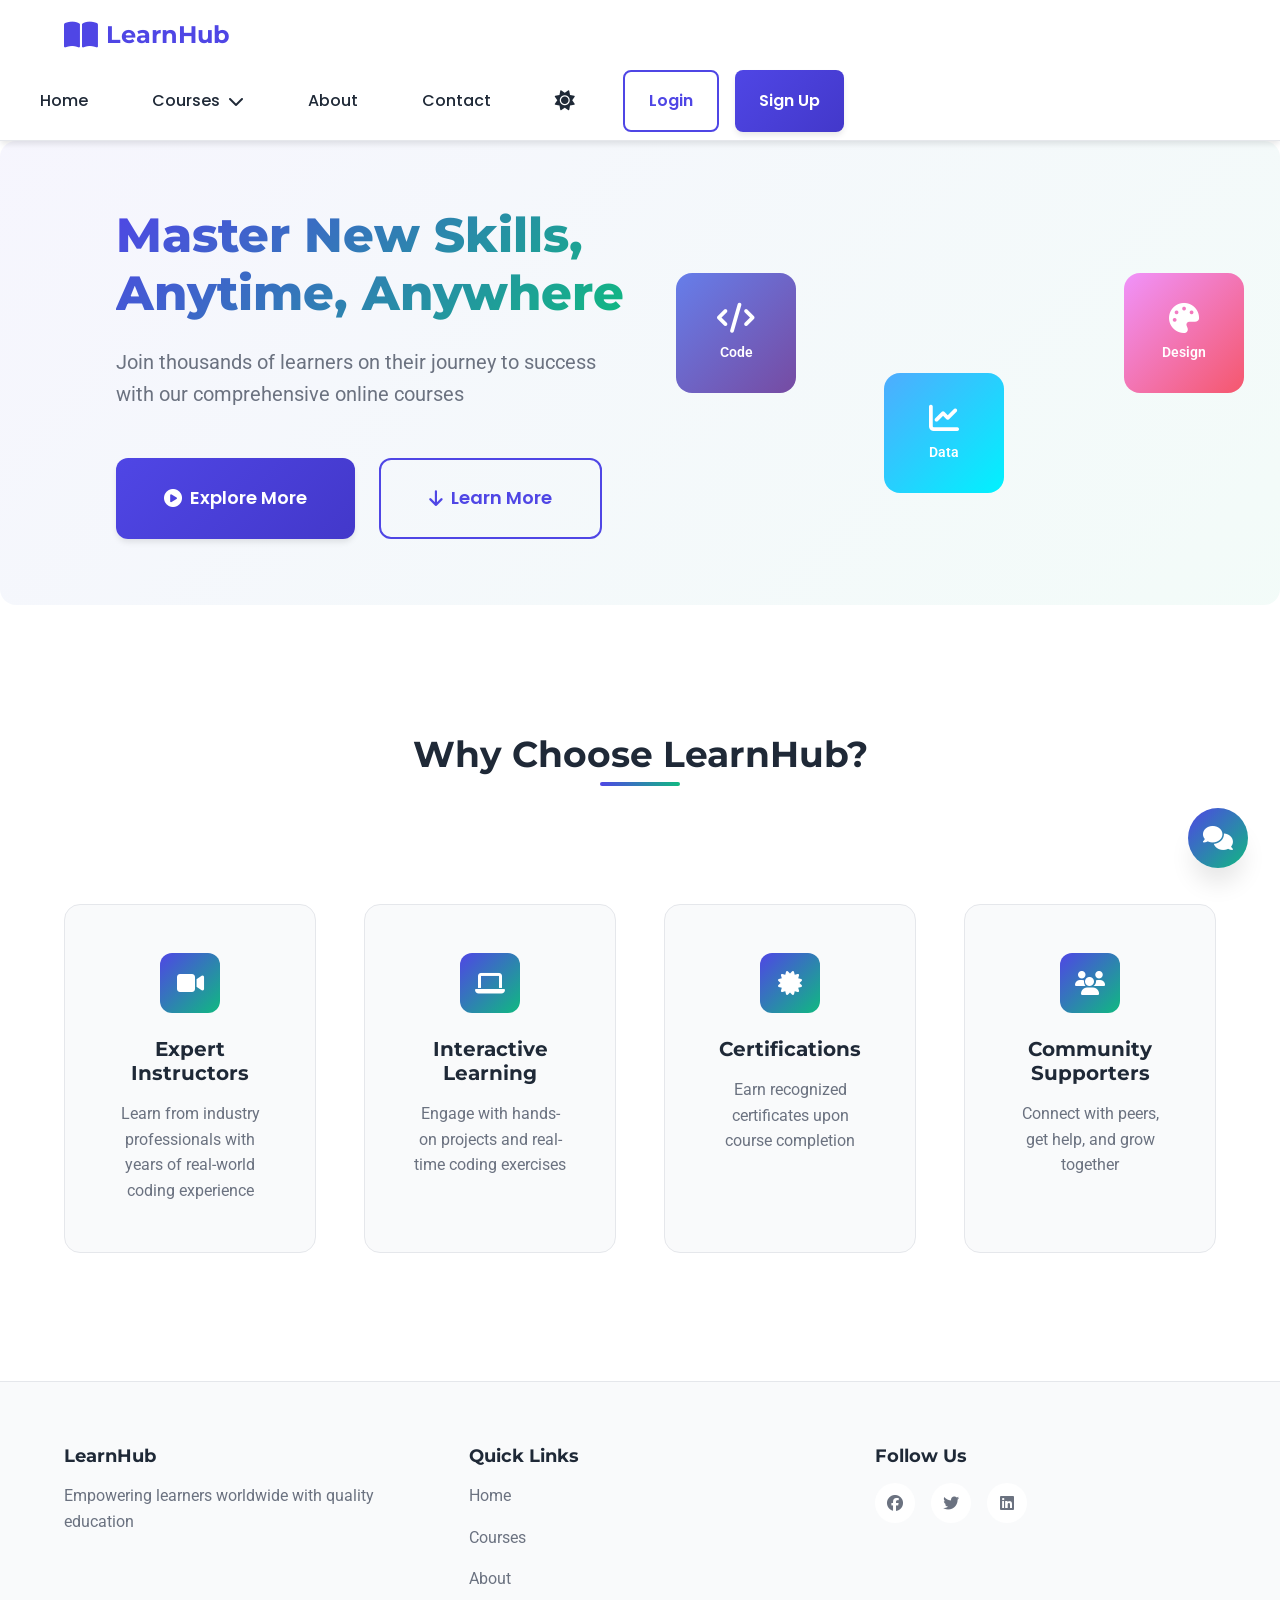
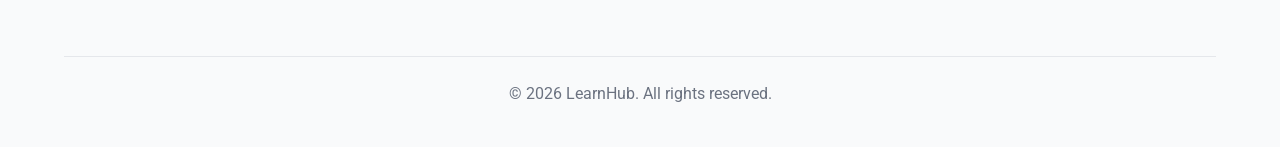
<file: index.html>
<!doctype html>
<html lang="en">
  <head>
    <meta charset="UTF-8" />
    <meta name="viewport" content="width=device-width, initial-scale=1.0" />
    <title>Learn More</title>

    <!-- FAVICON -->
    <link
      rel="icon"
      type="image/svg+xml"
      href="data:image/svg+xml,<svg xmlns='http://www.w3.org/2000/svg' viewBox='0 0 100 100'><text y='75' font-size='75' fill='%234F46E5'>📚</text></svg>"
    />

    <!-- FONTS -->
    <link
      href="https://fonts.googleapis.com/css2?family=Roboto:wght@300;400;500;700&family=Montserrat:wght@400;600;700;800&family=Poppins:wght@400;500;600;700&display=swap"
      rel="stylesheet"
    />

    <!-- ICONS -->
    <link
      rel="stylesheet"
      href="https://cdnjs.cloudflare.com/ajax/libs/font-awesome/6.4.0/css/all.min.css"
    />

    <!-- CSS -->
    <link rel="stylesheet" href="./css/animations.css" />
    <link rel="stylesheet" href="./css/global.css" />
    <link rel="stylesheet" href="./css/variables.css" />
    <link rel="stylesheet" href="./css/responsive.css" />
    <link rel="stylesheet" href="./css/navbar.css" />
    <link rel="stylesheet" href="./css/hero.css" />
    <link rel="stylesheet" href="./css/buttons.css" />
    <link rel="stylesheet" href="./css/chatbot.css" />
  </head>
  <body>
    <!-- NAVBAR -->
    <nav class="navbar">
      <div class="nav-container">
        <!-- LOGO -->
        <div class="nav-logo">
          <a href="./index.html">
            <i class="fas fa-book-open"></i>
            <span>LearnHub</span>
          </a>
        </div>
      </div>

      <!-- HAMBURGER MENU -->
      <div class="hamburger" id="hamburger">
        <span class="ham-line"></span>
        <span class="ham-line"></span>
        <span class="ham-line"></span>
      </div>

      <!-- NAVIGATION MENU -->
      <ul class="nav-menu" id="navMenu">
        <li class="nav-item">
          <a href="./index.html" class="nav-link active">Home</a>
        </li>
        <li class="nav-item dropdown" id="courseDropdown">
          <a href="#" class="nav-link dropdown-toggle"
            >Courses <i class="fas fa-chevron-down"></i
          ></a>
          <ul class="dropdown-menu">
            <li><a href="./pages/courses.html">All courses</a></li>
            <li>
              <a href="./pages/courses.html?category=web">Web Development</a>
            </li>
            <li>
              <a href="./pages/courses.htmlcategory=mobile"
                >Mobile Development</a
              >
            </li>
            <li>
              <a href="./pages/courses.htmlcategory=design">UI/UX Design</a>
            </li>
            <li>
              <a href="./pages/courses.htmlcategory=data">Data Science</a>
            </li>
          </ul>
        </li>
        <li class="nav-item">
          <a href="./pages/about.html" class="nav-link">About</a>
        </li>
        <li class="nav-item">
          <a href="./pages/contact.html" class="nav-link">Contact</a>
        </li>
        <li class="nav-item theme-toggle-wrapper">
          <button
            class="theme-toggle"
            id="themeToggle"
            aria-label="Toggle Dark Mode"
          >
            <i class="fas fa-sun"></i>
            <i class="fas fa-moon"></i>
          </button>
        </li>
        <li class="nav-item auth-buttons">
          <a href="./pages/login.html" class="btn btn-secondary">Login</a>
          <a href="./pages/register.html" class="btn btn-primary">Sign Up</a>
        </li>
      </ul>
    </nav>

    <!-- HERO SECTION -->
    <section class="hero">
      <div class="hero-content">
        <h1 class="hero-title">Master New Skills, Anytime, Anywhere</h1>
        <p class="hero-subtitle">
          Join thousands of learners on their journey to success with our
          comprehensive online courses
        </p>
        <div class="hero-buttons">
          <a href="./pages/courses.html" class="btn btn-primary btn-large">
            <i class="fas fa-play-circle"></i> Explore More
          </a>
          <a href="#features" class="btn btn-secondary btn-large">
            <i class="fas fa-arrow-down"></i> Learn More
          </a>
        </div>
      </div>

      <div class="hero-illustration">
        <div class="floating-card card-1">
          <i class="fas fa-code"></i>
          <p>Code</p>
        </div>
        <div class="floating-card card-2">
          <i class="fas fa-palette"></i>
          <p>Design</p>
        </div>
        <div class="floating-card card-3">
          <i class="fas fa-chart-line"></i>
          <p>Data</p>
        </div>
      </div>
    </section>

    <!-- FEATURES SECTION -->
    <section class="features" id="features">
      <div class="container">
        <h2 class="section-title">Why Choose LearnHub?</h2>
        <div class="features-grid">
          <div class="feature-card">
            <div class="feature-icon">
              <i class="fas fa-video"></i>
            </div>
            <h3>Expert Instructors</h3>
            <p>
              Learn from industry professionals with years of real-world coding
              experience
            </p>
          </div>
          <div class="feature-card">
            <div class="feature-icon">
              <i class="fas fa-laptop"></i>
            </div>
            <h3>Interactive Learning</h3>
            <p>Engage with hands-on projects and real-time coding exercises</p>
          </div>
          <div class="feature-card">
            <div class="feature-icon">
              <i class="fas fa-certificate"></i>
            </div>
            <h3>Certifications</h3>
            <p>Earn recognized certificates upon course completion</p>
          </div>
          <div class="feature-card">
            <div class="feature-icon">
              <i class="fas fa-users"></i>
            </div>
            <h3>Community Supporters</h3>
            <p>Connect with peers, get help, and grow together</p>
          </div>
        </div>
      </div>
    </section>

    <!-- CHATBOT ICON -->
    <div class="chatbot-toggle" id="chatbotToggle">
      <i class="fas fa-comments"></i>
    </div>

    <!-- CHATBOT -->
    <div class="chatbot" id="chatbot">
      <div class="chatbot-header">
        <h3>LearnHub Assistant</h3>
        <button class="chatbot-close" id="chatbotClose">
          <i class="fas fa-times"></i>
        </button>
      </div>
      <div class="chatbot-messages" id="chatbotMessages">
        <div class="message bot-message">
          <p>👋 Hello! How can i assist you today?</p>
        </div>
      </div>
      <div class="chatbot-input">
        <input
          type="text"
          id="chatbotInput"
          placeholder="Type your meassage..."
        />
        <button class="send-btn" id="chatbotSend">
          <i class="fas fa-paper-plane"></i>
        </button>
      </div>
    </div>

    <!-- FOOTER -->
    <footer class="footer">
      <div class="container">
        <div class="footer-content">
          <div class="footer-section">
            <h4>LearnHub</h4>
            <p>Empowering learners worldwide with quality education</p>
          </div>
          <div class="footer-section">
            <h4>Quick Links</h4>
            <ul>
              <li><a href="#">Home</a></li>
              <li><a href="#">Courses</a></li>
              <li><a href="#">About</a></li>
            </ul>
          </div>
          <div class="footer-section">
            <h4>Follow Us</h4>
            <div class="social-links">
              <a href="#"><i class="fab fa-facebook"></i></a>
              <a href="#"><i class="fab fa-twitter"></i></a>
              <a href="#"><i class="fab fa-linkedin"></i></a>
            </div>
          </div>
        </div>
        <div class="footer-bottom">
          <p>&copy; 2026 LearnHub. All rights reserved.</p>
        </div>
      </div>
    </footer>

    <!-- JS Files -->
    <script src="./js/theme.js"></script>
    <script src="./js/navbar.js"></script>
    <script src="./js/chatbot.js"></script>
    <script src="./js/animations.js"></script>
  </body>
</html>
</file>
<file: css/animations.css>
/* FADE ANIMATIONS */
@keyframes fadeIn {
  from {
    opacity: 0;
  }
  to {
    opacity: 1;
  }
}

@keyframes fadeOut {
  from {
    opacity: 1;
  }
  to {
    opacity: 0;
  }
}

@keyframes fadeInUp {
  from {
    opacity: 0;
    transform: translateY(30px);
  }
  to {
    opacity: 1;
    transform: translateY(0);
  }
}

@keyframes fadeInDown {
  from {
    opacity: 0;
    transform: translateY(-30px);
  }
  to {
    opacity: 1;
    transform: translateY(0);
  }
}

@keyframes fadeInLeft {
  from {
    opacity: 0;
    transform: translateX(-50px);
  }
  to {
    opacity: 1;
    transform: translateX(0);
  }
}

@keyframes fadeInRight {
  from {
    opacity: 0;
    transform: translateX(50px);
  }
  to {
    opacity: 1;
    transform: translateX(0);
  }
}

/* SCALE ANIMATIONS */
@keyframes scaleIn {
  from {
    opacity: 0;
    transform: scale(0.95);
  }
  to {
    opacity: 1;
    transform: scale(1);
  }
}

@keyframes scaleOut {
  from {
    opacity: 1;
    transform: scale(1);
  }
  to {
    opacity: 0;
    transform: scale(0.95);
  }
}

/* SLIDE ANIMATIONS */
@keyframes slideInLeft {
  from {
    transform: translateX(-100%);
  }
  to {
    transform: translateX(0);
  }
}

@keyframes slideOutLeft {
  from {
    transform: translateX(0);
  }
  to {
    transform: translateX(-100%);
  }
}

/* FLOAT ANIMATIONS */
@keyframes float {
  0%,
  100% {
    transform: translateY(0);
  }
  50% {
    transform: translateY(-20px);
  }
}

@keyframes floatIn {
  0%,
  100% {
    transform: translateY(0);
  }
  50% {
    transform: translateY(-40px);
  }
}

/* PULSE ANIMATIONS */
@keyframes pulse {
  0%,
  100% {
    opacity: 1;
  }
  50% {
    opacity: 0.5;
  }
}

/* BOUNCE ANIMATIONS  */
@keyframes bounce {
  0%,
  100% {
    transform: translateY(0);
  }
  50% {
    transform: translateY(-10px);
  }
}

/* ROTATE ANIMATION */
@keyframes rotate {
  from {
    transform: rotate(0deg);
  }
  to {
    transform: rotate(360deg);
  }
}

/* SHAKE ANIMATION */
@keyframes shake {
  0%,
  100% {
    transform: translateX(0);
  }
  25% {
    transform: translateX(-5px);
  }
  75% {
    transform: translateX(5px);
  }
}

/* THEME TRANSITION ANIMATION */
@keyframes themeSwitch {
  0% {
    opacity: 1;
  }
  50% {
    opacity: 0;
  }
  100% {
    opacity: 1;
  }
}

/* GLOW ANIMATION */
@keyframes glow {
  0%,
  100% {
    box-shadow: 0 0 5px rgba(79, 70, 229, 0.5);
  }
  50% {
    box-shadow: 0 0 20px rgba(79, 70, 229, 0.8);
  }
}

/* PAGE TRANSITION */
.page-transition {
  animation: fadeIn 0.5s ease-out;
}

/* UTILITY CLASSES */
.animate-fade-in {
  animation: fadeIn 0.6s ease-out;
}
.animate-fade-in-up {
  animation: fadeInUp 0.6s ease-out;
}
.animate-fade-in-down {
  animation: fadeInDown 0.6s ease-out;
}
.animate-scale-in {
  animation: scaleIn 0.4s ease-out;
}
.animate-bounce {
  animation: bounce 0.6s ease-in-out;
}
.animate-pulse {
  animation: pulse 2s ease-in-out infinite;
}
</file>
<file: css/global.css>
/* RESET */
* {
  margin: 0;
  padding: 0;
  box-sizing: border-box;
}

html {
  scroll-behavior: smooth;
}

/* BODY STYLING */
body {
  font-family: var(--font-primary);
  background-color: var(--bg-primary);
  color: var(--text-primary);
  transition:
    background-color var(--transition-normal),
    color var(--transition-normal);

  line-height: 1.6;
}

.container {
  max-width: 1200px;
  margin: 0 auto;
  padding: 0 var(--spacing-lg);
}

/* HEADINGS */
h1,
h2,
h3,
h4,
h5,
h6 {
  font-family: var(--font-secondary);
  font-weight: 700;
  line-height: 1.2;
  margin-bottom: var(--spacing-md);
}

h1 {
  font-size: var(--font-size-5xl);
}
h2 {
  font-size: var(--font-size-4xl);
}
h3 {
  font-size: var(--font-size-3xl);
}
h4 {
  font-size: var(--font-size-2xl);
}
h5 {
  font-size: var(--font-size-xl);
}
h6 {
  font-size: var(--font-size-lg);
}

/* PARAGRAPHS */
p {
  font-size: var(--font-size-base);
  color: var(--text-secondary);
  margin-bottom: var(--spacing-md);
}

/* LINKS */
a {
  color: var(--primary-color);
  text-decoration: none;
  transition: color var(--transition-fast);
}

a:hover {
  color: var(--primary-dark);
}

/* LISTS */
ul,
ol {
  margin-left: var(--spacing-lg);
}

li {
  margin-bottom: var(--spacing-sm);
}

/* FORMS */
input,
textarea,
select {
  font-family: var(--font-primary);
  background-color: var(--bg-secondary);
  border: 1px solid var(--border-color);
  padding: var(--spacing-md);
  border-radius: var(--radius-md);
  transition:
    border-color var(--transition-fast),
    background-color var(--transition-fast),
    box-shadow var(--transition-fast);
}

input:focus,
textarea:focus,
select:focus {
  outline: none;
  border-color: var(--primary-color);
  box-shadow: 0 0 0 3px rgba(79, 70, 229, 0.1);
}

input::placeholder {
  color: var(--text-tertiary);
}

/* SCROLLBAR STYLING */
::-webkit-scrollbar {
  width: 10px;
  height: 10px;
}

::-webkit-scrollbar-track {
  background: var(--bg-secondary);
}

::-webkit-scrollbar-thumb {
  background: var(--primary-color);
  border-radius: var(--radius-full);
}

::-webkit-scrollbar-thumb:hover {
  background: var(--primary-dark);
}

/* SELECTION */
::selection {
  background-color: var(--primary-color);
  color: white;
}

/* UTILITIES */
.text-center {
  text-align: center;
}
.text-left {
  text-align: left;
}
.text-right {
  text-align: right;
}

.mt {
  margin-top: var(--spacing-lg);
}
.mb {
  margin-bottom: var(--spacing-lg);
}
.my {
  margin: var(--spacing-lg) 0;
}

.pt {
  padding-top: var(--spacing-lg);
}
.pb {
  padding-bottom: var(--spacing-lg);
}
.py {
  padding: var(--spacing-lg) 0;
}

.section-title {
  font-size: var(--font-size-4xl);
  text-align: center;
  margin-bottom: var(--spacing-3xl);
  position: relative;
  display: inline-block;
  width: 100%;
}

.section-title::after {
  content: "";
  position: absolute;
  bottom: -10px;
  left: 50%;
  transform: translateX(-50%);
  width: 80px;
  height: 4px;
  background: linear-gradient(
    90deg,
    var(--primary-color),
    var(--secondary-color)
  );
  border-radius: var(--radius-full);
}
</file>
<file: css/variables.css>
:root {
  /* Light Theme Colors */
  --primary-color: #4f46e5;
  --primary-dark: #4338ca;
  --primary-light: #6366f1;
  --secondary-color: #10b981;
  --secondary-dark: #059669;
  --secondary-light: #34d399;

  --bg-primary: #ffffff;
  --bg-secondary: #f9fafb;
  --bg-tertiary: #f3f4f6;

  --text-primary: #1f2937;
  --text-secondary: #6b7280;
  --text-tertiary: #9ca3af;

  --border-color: #e5e7eb;
  --border-light: #f3f4f6;

  --accent-success: #10b981;
  --accent-warning: #f59e08;
  --accent-danger: #ef4444;
  --accent-info: #3b82f6;

  --shadow-sm: 0 1px 2px 0 rgba(0, 0, 0, 0.05);
  --shadow-md: 0 4px 6px -1px rgba(0, 0, 0, 0.1);
  --shadow-lg: 0 10px 15px -3px rgba(0, 0, 0, 0.1);
  --shadow-xl: 0 20px 25px -5px rgba(0, 0, 0, 0.1);
  --shadow-2xl: 0 25px 50px -12px rgba(0, 0, 0, 0.25);

  --transition-fast: 200ms ease;
  --transition-normal: 300ms ease;
  --transition-slow: 500ms ease;

  /* SPACING */
  --spacing-xs: 0.25rem;
  --spacing-sm: 0.5rem;
  --spacing-md: 1rem;
  --spacing-lg: 1.5rem;
  --spacing-xl: 2rem;
  --spacing-2xl: 3rem;
  --spacing-3xl: 4rem;

  /* BORDER */
  --radius-sm: 4px;
  --radius-md: 8px;
  --radius-lg: 12px;
  --radius-xl: 16px;
  --radius-full: 9999px;

  /* TYPOGRAPHY */
  --font-primary: "Roboto", sans-serif;
  --font-secondary: "Montserrat", sans-serif;
  --font-tertiary: "Poppins", sans-serif;

  --font-size-xs: 0.75rem;
  --font-size-sm: 0.875rem;
  --font-size-base: 1rem;
  --font-size-lg: 1.125rem;
  --font-size-xl: 1.25rem;
  --font-size-2xl: 1.5rem;
  --font-size-3xl: 1.875rem;
  --font-size-4xl: 2.25rem;
  --font-size-5xl: 3rem;
}

/* DARK THEME */
body.dark-theme {
  --bg-primary: #1f2937;
  --bg-secondary: #111827;
  --bg-tertiary: #374151;

  --text-primary: #f9faf8;
  --text-secondary: #d1d5d8;
  --text-tertiary: #9ca3af;

  --border-color: #374151;
  --border-light: #4b5563;

  --shadow-sm: 0 1px 2px 0 rgba(0, 0, 0, 0.3);
  --shadow-md: 0 4px 6px -1px rgba(0, 0, 0, 0.4);
  --shadow-lg: 0 10px 15px -3px rgba(0, 0, 0, 0.5);
  --shadow-xl: 0 20px 25px -5px rgba(0, 0, 0, 0.6);
  --shadow-2xl: 0 25px 50px -12px rgba(0, 0, 0, 0.7);
}

/* Z-INDEXES */
:root {
  --z-dropdown: 100;
  --z-navbar: 200;
  --z-chatbot-icon: 300;
  --z-chatbot: 400;
  --z-modal: 500;
  --z-notification: 600;
}
</file>
<file: css/responsive.css>
/* FOR TABLETS (768px to 1024px */
@media (max-width: 1024px) {
  .container {
    padding: 0 var(--spacing-md);
  }
  h1 {
    font-size: var(--font-size-4xl);
  }
  h2 {
    font-size: var(--font-size-3xl);
  }

  .hero {
    grid-template-columns: 1fr 1fr;
    padding: 4rem 0;
  }

  .hero-title {
    font-size: var(--font-size-4xl);
  }

  .hero-buttons {
    flex-direction: column;
  }

  .features-grid {
    grid-template-columns: repeat(2, 1fr);
  }
}

/* FOR MOBILE PHONES (768px and below) */
@media (max-width: 768px) {
  :root {
    --font-size-5xl: 2.5rem;
    --font-size-4xl: 2rem;
    --font-size-3xl: 1.5rem;
    --spacing-3xl: 2rem;
  }

  .container {
    padding: 0 var(--spacing-md);
  }

  .hero {
    grid-template-columns: 1fr;
    gap: var(--spacing-2xl);
    padding: var(--spacing-2xl) var(--spacing-md);
  }

  .hero-title {
    font-size: var(--font-style-3xl);
  }

  .hero-subtitle {
    font-size: var(--font-size-base);
  }

  .hero-buttons {
    flex-direction: column;
  }

  .hero-illustration {
    height: 250px;
  }

  .floating-card {
    width: 90px;
    height: 90px;
    font-size: var(--font-size-2xl);
  }

  .features-grid {
    grid-template-columns: 1fr;
    gap: var(--spacing-lg);
  }

  .feature-card {
    padding: var(--spacing-lg);
  }

  .footer-content {
    grid-template-columns: 1fr;
  }

  .nav-container {
    padding: var(--spacing-md);
  }

  .nav-menu {
    max-height: 0;
  }

  .theme-toggle-wrapper {
    display: none;
  }
}

/* SMALL PHONES (480px and below) */
@media (max-width: 480px) {
  :root {
    --font-size-5xl: 2rem;
    --font-size-4xl: 1.75rem;
    --font-size-3xl: 1.25rem;
    --spacing-2xl: 1.5rem;
    --spacing-3xl: 1.5rem;
  }

  .container {
    padding: 0 var(--spacing-sm);
  }

  .hero {
    padding: var(--spacing-lg) 0;
  }

  .hero-title {
    font-size: var(--font-size-2xl);
  }

  .hero-subtitle {
    font-size: var(--font-size-sm);
  }

  .hero-buttons {
    flex-direction: column;
  }

  .hero-buttons .btn {
    width: 100%;
  }

  .floating-card {
    width: 70px;
    height: 70px;
    font-size: var(--font-size-xl);
  }

  .feature-card {
    padding: var(--spacing-md);
  }

  .feature-card h3 {
    font-size: var(--font-size-base);
  }

  .feature-card p {
    font-size: var(--spacing-sm);
  }

  .chatbot-toggle {
    width: 50px;
    height: 50px;
    bottom: var(--spacing-md);
    right: var(--spacing-md);
    font-size: var(--font-size-xl);
  }

  .chatbot {
    width: calc(100% - var(--spacing-md));
    height: 350px;
    bottom: 70px;
    right: var(--spacing-sm);
  }
}

/* PRINT STYLES */
@media print {
  .navbar,
  .chatbot-toggle,
  .chatbot {
    display: none;
  }

  body {
    background: white;
    color: black;
  }
}
</file>
<file: css/navbar.css>
.navbar {
  position: sticky;
  top: 0;
  z-index: var(--z-navbar);
  background-color: var(--bg-primary);
  border-bottom: 1px solid var(--border-color);
  box-shadow: var(--shadow-md);
  transition: all var(--transition-normal);
}

.nav-container {
  max-width: 1200px;
  margin: 0 auto;
  padding: var(--spacing-md) var(--spacing-lg);
  display: flex;
  justify-content: space-between;
  align-items: center;
}

/* LOGO */
.nav-logo a {
  font-family: var(--font-secondary);
  font-size: var(--font-size-2xl);
  font-weight: 700;
  color: var(--primary-color);
  display: flex;
  align-items: center;
  gap: var(--spacing-sm);
  transition: transform var(--transition-fast);
}

.nav-logo a:hover {
  transform: scale(1.05);
}

.nav-logo i {
  font-size: var(--font-size-3xl);
}

/* NAVIGATION MENU */
.nav-menu {
  display: flex;
  list-style: none;
  gap: var(--spacing-xl);
  align-items: center;
}

.nav-item {
  position: relative;
}

.nav-link {
  font-family: var(--font-tertiary);
  font-weight: 500;
  color: var(--text-primary);
  display: flex;
  align-items: center;
  gap: var(--spacing-sm);
  padding: var(--spacing-sm) var(--spacing-md);
  border-radius: var(--radius-md);
  transition: all var(--transition-fast);
  position: relative;
}

.nav-link::after {
  content: "";
  position: absolute;
  bottom: 0;
  left: 0;
  width: 0;
  height: 2px;
  background: linear-gradient(
    90deg,
    var(--primary-color, var(--secondary-color))
  );
  transition: width var(--transition-normal);
}

.nav-link:hover {
  color: var(--primary-color);
}

.nav-link:hover::after,
.nav-link:active::after {
  width: 100%;
}

/* DROPDOWN MENU */
.dropdown {
  position: relative;
}

.dropdown-toggle::after {
  content: "";
  border: none;
  font-size: var(--font-size-sm);
}

.dropdown-menu {
  position: absolute;
  top: 100%;
  left: 0;
  background-color: var(--bg-primary);
  border: 1px solid var(--border-color);
  border-radius: var(--radius-lg);
  list-style: none;
  min-width: 200px;
  box-shadow: var(--shadow-lg);
  opacity: 0;
  visibility: hidden;
  transform: translateY(-10px);
  transition: all var(--transition-normal);
  z-index: var(--z-dropdown);
  overflow: hidden;
  margin-top: var(--spacing-sm);
}

.dropdown:hover .dropdown-menu {
  opacity: 1;
  visibility: visible;
  transform: translateY(0);
}

.dropdown-menu li {
  margin: 0;
}

.dropdown-menu a {
  display: block;
  padding: var(--spacing-md);
  color: var(--text-primary);
  transition: all var(--transition-fast);
}

.dropdown-menu a:hover {
  background-color: var(--bg-secondary);
  color: var(--primary-color);
  padding-left: var(--spacing-lg);
}

/* THEME TOGGLE */
.theme-toggle {
  background: none;
  border: none;
  font-size: var(--font-size-xl);
  cursor: pointer;
  color: var(--text-primary);
  display: flex;
  align-items: center;
  gap: var(--spacing-xs);
  transition: color var(--transition-fast);
  padding: var(--spacing-sm) var(--spacing-md);
  border-radius: var(--radius-md);
}

.theme-toggle:hover {
  color: var(--primary-color);
}

.theme-toggle i:last-child {
  display: none;
}

body.dark-theme .theme-toggle i:first-child {
  display: none;
}

body.dark-theme .theme-toggle i:last-child {
  display: inline;
}

/* AUTH BUTTONS */
.auth-buttons {
  display: flex;
  gap: var(--spacing-md);
}

/* HAMBURGER MENU */
.hamburger {
  display: none;
  flex-direction: column;
  cursor: pointer;
  gap: var(--spacing-sm);
}

.ham-line {
  width: 25px;
  height: 3px;
  background-color: var(--text-primary);
  border-radius: var(--radius-full);
  transition: all var(--transition-normal);
}

.hamburger.active .ham-line:nth-child(1) {
  transform: rotate(45deg) translate(8px, 8px);
}
.hamburger.active .ham-line:nth-child(2) {
  opacity: 0;
}
.hamburger.active .ham-line:nth-child(3) {
  transform: rotate(-45deg) translate(7px, -7px);
}

/* MOBILE MENU */
@media (max-width: 768px) {
  .hamburger {
    display: flex;
  }

  .nav-menu {
    position: absolute;
    top: 100%;
    left: 0;
    right: 0;
    background-color: var(--bg-primary);
    flex-direction: column;
    gap: var(--spacing-md);
    padding: var(--spacing-lg);
    border-bottom: 1px solid var(--border-color);
    max-height: 0;
    overflow: hidden;
    transition: max-height var(--transition-normal);
  }

  .nav-menu.active {
    max-height: 500px;
  }

  .nav-item {
    width: 100%;
  }

  .nav-link {
    width: 100%;
    padding: var(--spacing-md);
  }

  .dropdown-menu {
    position: static;
    opacity: 0;
    visibility: hidden;
    max-height: 0;
    overflow: hidden;
    box-shadow: none;
    border: none;
    transform: none;
    margin-top: 0;
    background-color: var(--bg-secondary);
    transition:
      max-height var(--transition-normal),
      opacity var(--transition-normal),
      visibility var(--transition-normal);
  }

  .dropdown.active .dropdown-menu {
    opacity: 1;
    visibility: visible;
    max-height: 300px;
  }

  .dropdown-menu a {
    padding-left: var(--spacing-xl);
  }

  .auth-buttons {
    width: 100%;
    gap: var(--spacing-sm);
    flex-direction: column;
  }

  .auth-buttons .btn {
    width: 100%;
  }

  .theme-toggle-wrapper {
    width: 100%;
  }
}
</file>
<file: css/hero.css>
.hero {
  display: grid;
  grid-template-columns: 1fr 1fr;
  gap: 2rem;
  padding: 2rem 1rem;
  align-items: center;
  background: linear-gradient(
    135deg,
    rgba(79, 70, 229, 0.05) 0%,
    rgba(16, 185, 129, 0.05) 100%
  );
  border-radius: var(--radius-xl);
  margin: var(--spacing-3xl) 0;
  margin-top: 0;
}

.hero-content {
  animation: fadeInLeft 0.8s ease-out;
  margin-left: 100px;
}

.hero-title {
  font-size: var(--font-size-5xl);
  font-family: var(--font-secondary);
  font-weight: 800;
  line-height: 1.2;
  margin-bottom: var(--spacing-lg);
  background: linear-gradient(
    135deg,
    var(--primary-color),
    var(--secondary-color)
  );
  -webkit-background-clip: text;
  -webkit-text-fill-color: transparent;
  background-clip: text;
  animation: slideInDown 0.8s ease-out;
}

.hero-subtitle {
  font-size: var(--font-size-xl);
  color: var(--text-secondary);
  margin-bottom: var(--spacing-2xl);
  line-height: 1.6;
  animation: fadeInUp 0.8s ease-out 0.2s both;
}

.hero-buttons {
  display: flex;
  gap: var(--spacing-lg);
  flex-wrap: wrap;
  animation: fadeInUp 0.8s ease-out 0.4s both;
}

/* HERO ILLUSTRATIONS */
.hero-illustration {
  position: relative;
  height: 400px;
  display: flex;
  align-items: center;
  justify-content: center;
  animation: fadeInRight 0.8s ease-out;
}

.floating-card {
  position: absolute;
  width: 120px;
  height: 120px;
  background: linear-gradient(
    135deg,
    var(--primary-color),
    var(--primary-light)
  );
  border-radius: var(--radius-xl);
  display: flex;
  flex-direction: column;
  align-items: center;
  justify-content: center;
  gap: var(--spacing-sm);
  color: white;
  box-shadow: var(---shadow-xl);
  font-size: var(--font-size-3xl);
  font-weight: 600;
  cursor: pointer;
  transition: all var(--transition-normal);
}

.floating-card:hover {
  transform: translateY(-10px);
  box-shadow: 0 30px 60px rgba(79, 70, 229, 0.3);
  filter: brightness(1.2);
}

.floating-card p {
  font-size: var(--font-size-sm);
  color: white;
  margin: 0;
}

.card-1 {
  background: linear-gradient(135deg, #667eea, #764ba2);
  animation: floatIn 3s ease-in-out infinite;
  /* animation-delay: 0; */
  left: 20px;
  top: 100px;
}

.card-2 {
  background: linear-gradient(135deg, #f093fb, #f5576c);
  animation: floatIn 3s ease-in-out infinite;
  /* animation-delay: 0.4s; */
  right: 20px;
  top: 100px;
}

.card-3 {
  background: linear-gradient(135deg, #4facfe, #00f2fe);
  animation: floatIn 3s ease-in-out infinite;
  animation-delay: 1.5s;
  right: 260px;
  top: 200px;
}

@media (max-width: 768px) {
  .floating-card {
    width: 90px;
    height: 90px;
  }
}

@media (max-width: 480px) {
  .floating-card {
    width: 70px;
    height: 70px;
    font-size: 1.25rem;
  }

  .card-1 {
    left: 5%;
    top: 0%;
  }

  .card-2 {
    right: 5%;
    top: 45%;
  }

  .card-3 {
    left: 25%;
    bottom: 0%;
  }
}

/* FEATURES SECTION */
.features {
  padding: var(--spacing-3xl) 0;
}

.features-grid {
  display: grid;
  grid-template-columns: repeat(auto-fit, minmax(250px, 1fr));
  gap: var(--spacing-2xl);
  margin-top: var(--spacing-3xl);
}

.feature-card {
  background: var(--bg-secondary);
  padding: var(--spacing-2xl);
  border-radius: var(--radius-xl);
  text-align: center;
  border: 1px solid var(--border-color);
  transition: all var(--transition-normal);
  animation: fadeIn 0.8s ease-out;
}

.feature-card:hover {
  transform: translateY(-8px);
  box-shadow: var(---shadow-lg);
  border-color: var(--primary-color);
}

.feature-icon {
  width: 60px;
  height: 60px;
  background: linear-gradient(
    135deg,
    var(--primary-color),
    var(--secondary-color)
  );
  border-radius: var(--radius-lg);
  display: flex;
  align-items: center;
  justify-content: center;
  margin: 0 auto var(--spacing-lg);
  color: white;
  font-size: var(--font-size-2xl);
  transition: transform var(--transition-normal);
}

.feature-card:hover .feature-icon {
  transform: scale(1.1) rotate(5deg);
}

.feature-card h3 {
  font-size: var(--font-size-xl);
  margin-bottom: var(--spacing-md);
}

.feature-card p {
  color: var(--text-secondary);
  margin-bottom: 0;
}

/* FOOTER */
.footer {
  background: var(--bg-secondary);
  border-top: 1px solid var(--border-color);
  padding: var(--spacing-3xl) 0 var(--spacing-lg);
  margin-top: var(--spacing-3xl);
}

.footer-content {
  display: grid;
  grid-template-columns: repeat(auto-fit, minmax(200px, 1fr));
  gap: var(--spacing-3xl);
  margin-bottom: var(--spacing-2xl);
}

.footer-section h4 {
  font-size: var(--font-size-lg);
  margin-bottom: var(--spacing-md);
}

.footer-section ul {
  list-style: none;
  margin: 0;
}

.footer-section li {
  margin-bottom: var(--spacing-md);
}

.footer-section a {
  color: var(--text-secondary);
  transition: color var(--transition-fast);
}

.footer-section a:hover {
  color: var(--primary-color);
}

.social-links {
  display: flex;
  gap: var(--spacing-md);
}

.social-links a {
  display: inline-flex;
  align-items: center;
  justify-content: center;
  width: 40px;
  height: 40px;
  background: var(--bg-primary);
  border-radius: var(--radius-full);
  transition: all var(--transition-fast);
}

.social-links a:hover {
  background: var(--primary-color);
  color: white;
  transform: translateY(-3px);
}

.footer-bottom {
  border-top: 1px solid var(--border-color);
  padding-top: var(--spacing-lg);
  text-align: center;
  color: var(--text-secondary);
}

/* RESPONSIVE DESIGN */
@media (max-width: 768px) {
  .hero {
    grid-template-columns: 1fr;
    padding: var(--spacing-2xl) 0;
  }

  .hero-title {
    font-size: var(--font-size-4xl);
  }

  .hero-subtitle {
    font-size: var(--font-size-base);
  }

  .hero-illustration {
    height: 300px;
  }

  .floating-card {
    width: 100px;
    height: 100px;
    font-size: var(--font-size-2xl);
  }
}
</file>
<file: css/buttons.css>
.btn {
  display: inline-flex;
  align-items: center;
  justify-content: center;
  gap: var(--spacing-sm);
  padding: var(--spacing-md) var(--spacing-lg);
  font-size: var(--font-size-base);
  font-weight: 600;
  border: none;
  border-radius: var(--radius-md);
  cursor: pointer;
  transition: all var(--transition-normal);
  text-decoration: none;
  font-family: var(--font-tertiary);
  position: relative;
  overflow: hidden;
}

/* PRIMARY BUTTON */
.btn-primary {
  background: linear-gradient(
    135deg,
    var(--primary-color),
    var(--primary-dark)
  );
  color: #fff;
  box-shadow: var(--shadow-md);
}

.btn-primary::before {
  content: "";
  position: absolute;
  top: 50%;
  left: 50%;
  width: 0;
  height: 0;
  background: rgba(255, 255, 255, 0.2);
  border-radius: 50%;
  transform: translate(-50%, -50%);
  transition:
    width 300ms,
    height 300ms;
}

.btn-primary:hover::before {
  width: 300px;
  height: 300px;
}

.btn-primary:hover {
  transform: translateY(-2px);
  box-shadow: var(--shadow-lg);
  color: white;
}

/* SECONDARY BUTTON */
.btn-secondary {
  background: transparent;
  color: var(--primary-color);
  border: 2px solid var(--primary-color);
  transition: all var(--transition-normal);
}

.btn-secondary:hover {
  background: var(--primary-color);
  color: white;
  transform: translateY(-2px);
}

.btn-secondary::after {
  content: "";
  position: absolute;
  top: 0;
  left: -100%;
  width: 100%;
  height: 100%;
  background: var(--primary-color);
  z-index: -1;
  transition: left 300ms;
}

.btn-secondary:hover::after {
  left: 0;
}

.btn-secondary:active {
  transform: translateY(0);
}
/* LARGE BUTTON */
.btn-large {
  padding: var(--spacing-lg) var(--spacing-2xl);
  font-size: var(--font-size-lg);
  border-radius: var(--radius-lg);
}

/* BUTTON DISABLED  */
.btn:disabled {
  opacity: 0.5;
  cursor: not-allowed;
  transform: none !important;
}

/* LOADING STATE */
.btn-loading {
  pointer-events: none;
}

.btn-loading::after {
  content: "";
  display: inline-block;
  width: 16px;
  height: 16px;
  border: 2px solid rgba(255, 255, 255, 0.2);
  border-top-color: white;
  border-radius: var(--radius-full);
  animation: spin 0.8s linear infinite;
}

@keyframes spin {
  to {
    transform: rotate(360deg);
  }
}

/* GROUP BUTTONS */
.btn-group {
  display: flex;
  gap: var(--spacing-sm);
  flex-wrap: wrap;
}

.btn-group .btn {
  flex: 1;
  min-width: 120px;
}

/* ICON BUTTON */
.btn-icon {
  width: 40px;
  height: 40px;
  padding: 0;
  border-radius: var(--radius-full);
  display: flex;
  align-items: center;
  justify-content: center;
}

/* FLOATING BUTTON */
.btn-fab {
  width: 56px;
  height: 56px;
  border-radius: var(--radius-full);
  position: fixed;
  bottom: var(--spacing-lg);
  right: var(--spacing-lg);
  display: flex;
  align-items: center;
  justify-content: center;
  z-index: var(--z-chatbot-icon);
  box-shadow: var(--shadow-xl);
}

@media (max-width: 768px) {
  .btn-large {
    width: 100%;
  }

  .btn-group {
    flex-direction: column;
  }

  .btn-group .btn {
    width: 100%;
  }
}
</file>
<file: css/chatbot.css>
.chatbot-toggle {
  position: fixed;
  bottom: var(--spacing-xl);
  right: var(--spacing-xl);
  width: 60px;
  height: 60px;
  background: linear-gradient(
    135deg,
    var(--primary-color),
    var(--secondary-color)
  );
  border-radius: var(--radius-full);
  display: flex;
  align-items: center;
  justify-content: center;
  cursor: pointer;
  color: white;
  font-size: var(--font-size-2xl);
  box-shadow: var(--shadow-xl);
  z-index: var(--z-chatbot-icon);
  transition: all var(--transition-normal);
  animation: fadeIn 0.6s ease-out;
}

.chatbot-toggle:hover {
  transform: scale(1.1);
  box-shadow: var(--shadow-2xl);
}

.chatbot-toggle:active {
  transform: scale(0.95);
}

.chatbot {
  position: fixed;
  bottom: 90px;
  right: var(--spacing-xl);
  width: 380px;
  height: 500px;
  background: var(--bg-primary);
  border-radius: var(--radius-xl);
  box-shadow: var(--shadow-2xl);
  display: flex;
  flex-direction: column;
  z-index: var(--z-chatbot);
  border: 1px solid var(--border-color);
  animation: slideInUp 0.4s ease-out;
  visibility: hidden;
  opacity: 0;
  transform: translateY(20px) scale(0.95);
  transition: all var(--transition-normal);
}

.chatbot.active {
  visibility: visible;
  opacity: 1;
  transform: translateY(0) scale(1);
}

.chatbot-header {
  background: linear-gradient(
    135deg,
    var(--primary-color),
    var(--primary-dark)
  );
  color: white;
  padding: var(--spacing-lg);
  border-radius: var(--radius-xl) var(--radius-xl) 0 0;
  display: flex;
  justify-content: space-between;
  align-items: center;
}

.chatbot-header h3 {
  margin: 0;
  font-size: var(--font-size-lg);
}

.chatbot-close {
  background: none;
  border: none;
  color: white;
  font-size: var(--font-size-xl);
  cursor: pointer;
  transition: transform var(--transition-fast);
}

.chatbot-close:hover {
  transform: rotate(90deg);
}

.chatbot-message {
  flex: 1;
  overflow-y: auto;
  padding: var(--spacing-lg);
  display: flex;
  flex-direction: column;
  gap: var(--spacing-md);
}

.message {
  display: flex;
  animation: fadeInUp 0.4s ease-out;
}

.message p {
  margin: 0;
  padding: var(--spacing-md) var(--spacing-lg);
  border-radius: var(--radius-lg);
  max-width: 70%;
  word-wrap: break-word;
}

.bot-message {
  justify-content: flex-start;
}

.bot-message p {
  background: var(--bg-secondary);
  color: var(--text-primary);
}

.user-message {
  justify-content: flex-end;
}

.user-message p {
  background: linear-gradient(
    135deg,
    var(--primary-color),
    var(--primary-dark)
  );
  color: white;
}

.chatbot-input {
  display: flex;
  gap: var(--spacing-sm);
  padding: var(--spacing-lg);
  border-top: 1px solid var(--border-color);
  background: var(--bg-primary);
}

#chatbotInput {
  flex: 1;
  border: 1px solid var(--border-color);
  padding: var(--spacing-md);
  border-radius: var(--radius-md);
  font-size: var(--font-size-base);
  transition: border-color var(--transition-fast);
}

#chatbotInput:focus {
  outline: none;
  border-color: var(--primary-color);
}

.send-btn {
  background: linear-gradient(
    135deg,
    var(--primary-color),
    var(--secondary-color)
  );
  color: white;
  border: none;
  width: 40px;
  height: 40px;
  border-radius: var(--radius-full);
  cursor: pointer;
  display: flex;
  align-items: center;
  justify-content: center;
  transition: all var(--transition-fast);
}

.send-btn:hover {
  transform: scale(1.05);
}

.send-btn:active {
  transform: scale(0.95);
}

/* SCROLLBAR FOR CHAT MESSAGES */
.chatbot-messages::-webkit-scrollbar {
  width: 6px;
}

.chatbot-messages::-webkit-scrollbar-track {
  background: var(--bg-secondary);
  border-radius: var(--radius-full);
}

.chatbot-messages::-webkit-scrollbar-thumb {
  background: var(--primary-color);
  border-radius: var(--radius-full);
}

/* MOBILE RESPONSIVE  */
@media (max-width: 480px) {
  .chatbot {
    width: calc(100% - var(--spacing-lg));
    height: 400px;
    bottom: 80px;
    right: var(--spacing-sm);
  }

  .message p {
    max-width: 90%;
  }
}

@keyframes slideInUp {
  from {
    transform: translateY(20px) scale(0.95);
    opacity: 0;
  }
  to {
    transform: translateY(0) scale(1);
    opacity: 1;
  }
}
</file>
